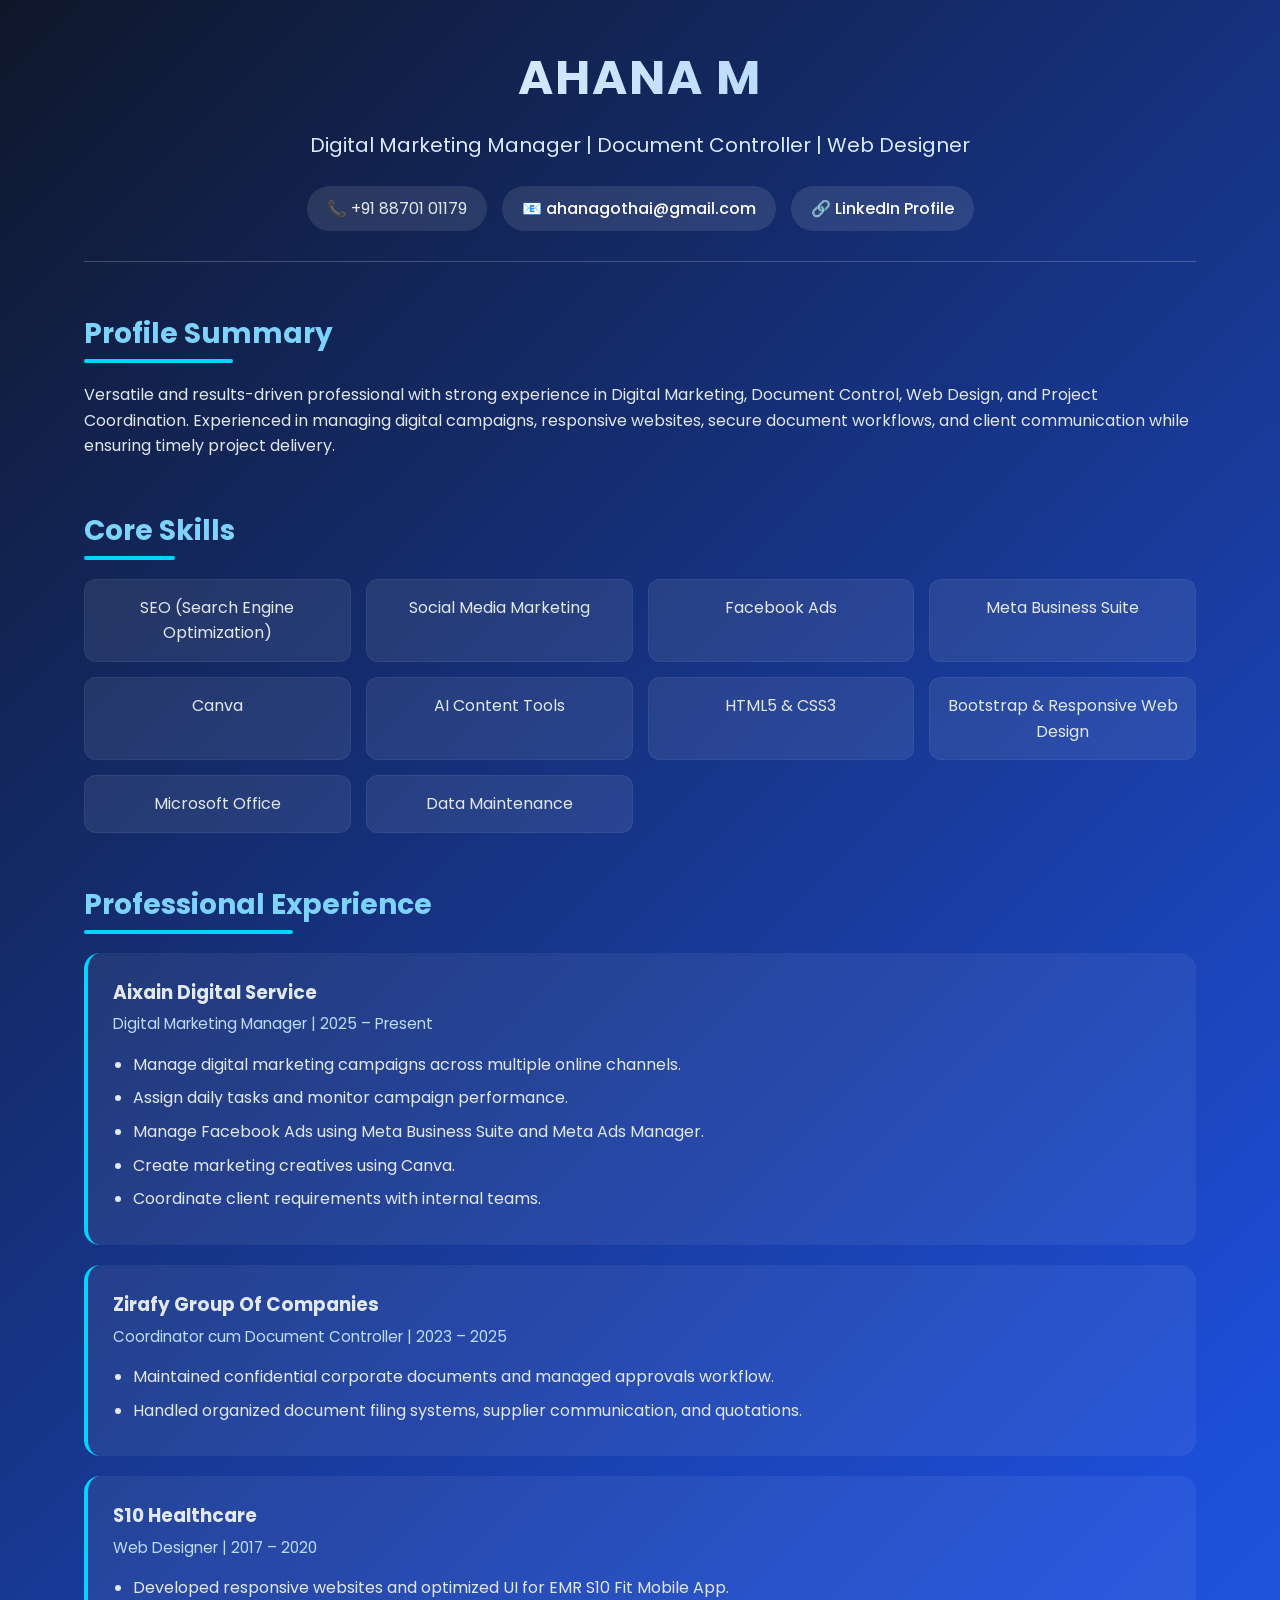
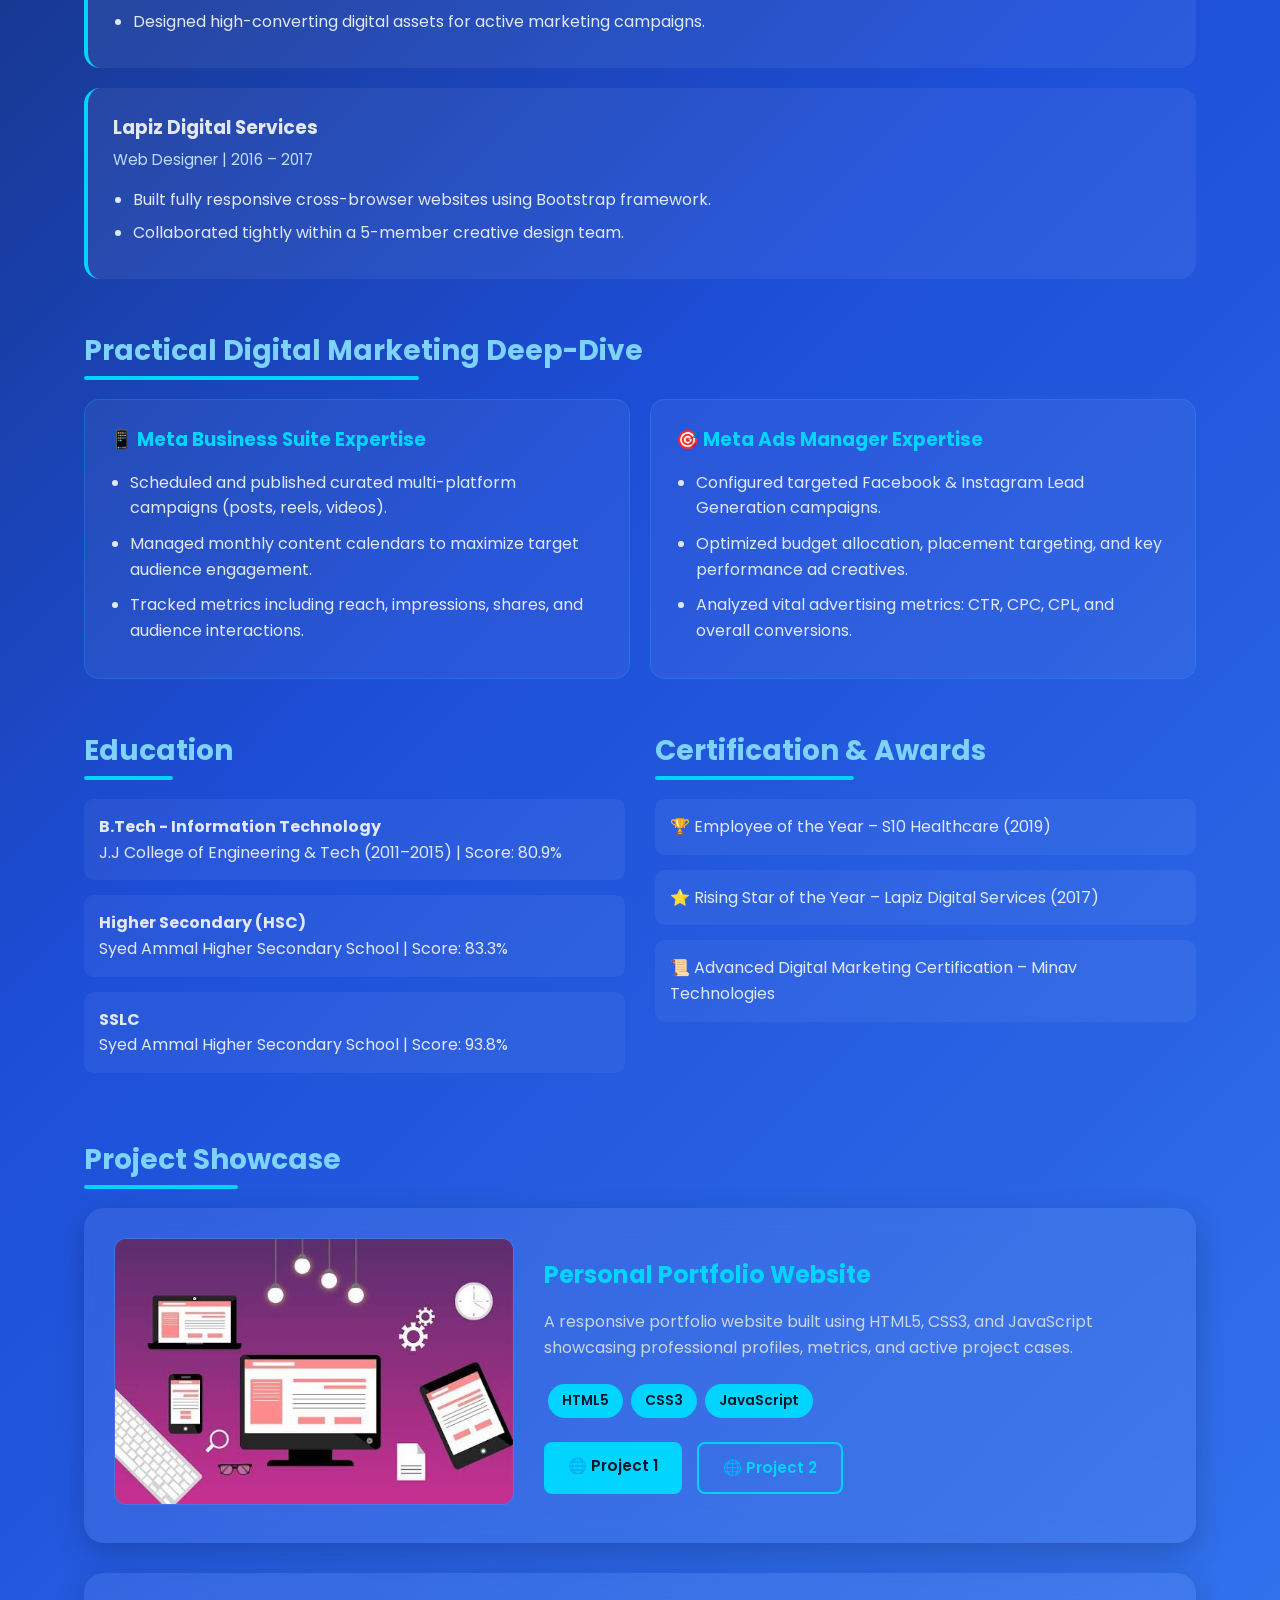
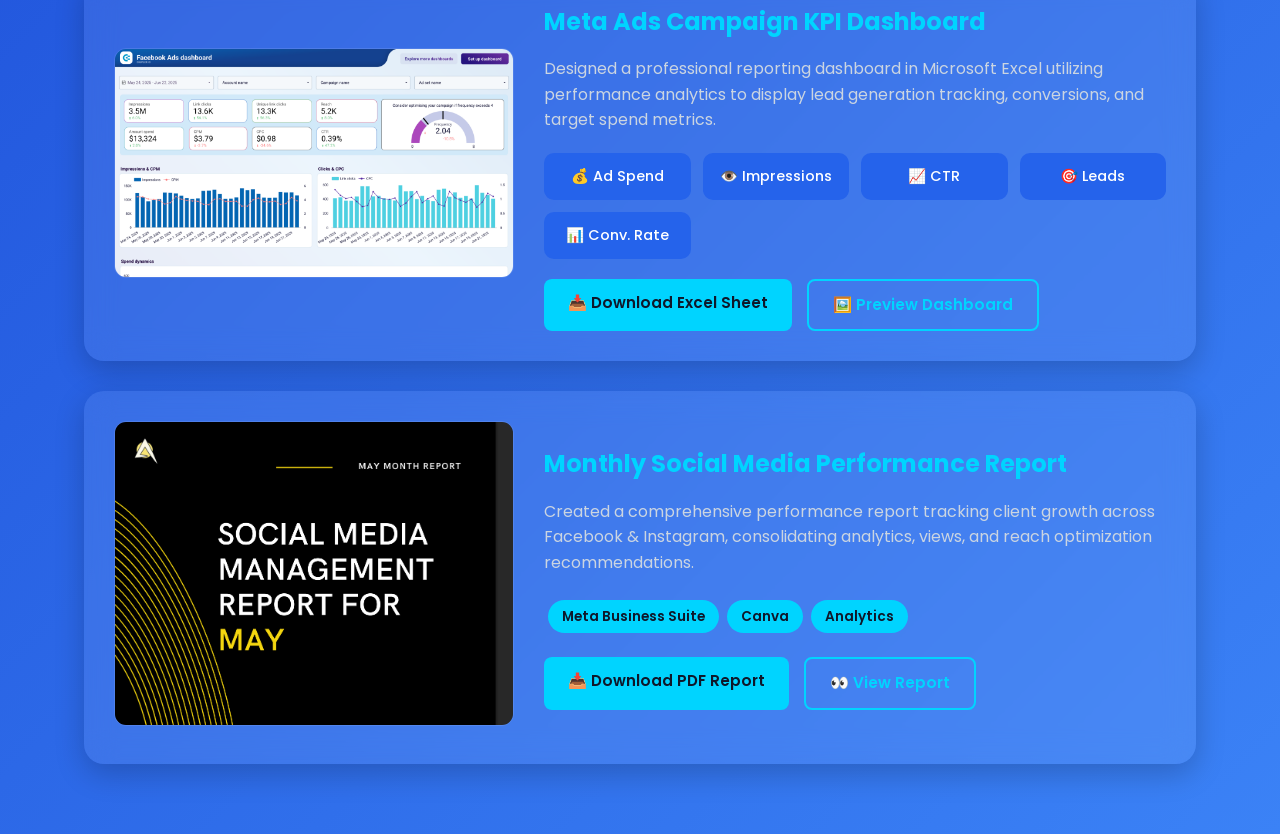
<file: index.html>
<!DOCTYPE html>
<html lang="en">
<head>
    <meta charset="UTF-8">
    <meta name="viewport" content="width=device-width, initial-scale=1.0">
    <title>Ahana M | Resume</title>
    <link rel="stylesheet" href="style.css">
</head>
<body>

<div class="container">

    <header>
        <h1>AHANA M</h1>
        <h3>Digital Marketing Manager | Document Controller | Web Designer</h3>
        <div class="contact">
            <p>📞 +91 88701 01179</p>
            <p>📧 <a href="mailto:ahanagothai@gmail.com">ahanagothai@gmail.com</a></p>
            <p>🔗 <a href="https://www.linkedin.com/in/ahana-gothai-65563a107/" target="_blank">LinkedIn Profile</a></p>
        </div>
    </header>

    <main>
        <!-- Profile Summary -->
        <section class="resume-section">
            <h2>Profile Summary</h2>
            <p>
                Versatile and results-driven professional with strong experience in Digital Marketing,
                Document Control, Web Design, and Project Coordination. Experienced in managing
                digital campaigns, responsive websites, secure document workflows, and client
                communication while ensuring timely project delivery.
            </p>
        </section>

        <!-- Core Skills -->
        <section class="resume-section">
            <h2>Core Skills</h2>
            <ul class="skills-grid">
                <li>SEO (Search Engine Optimization)</li>
                <li>Social Media Marketing</li>
                <li>Facebook Ads</li>
                <li>Meta Business Suite</li>
                <li>Canva</li>
                <li>AI Content Tools</li>
                <li>HTML5 &amp; CSS3</li>
                <li>Bootstrap &amp; Responsive Web Design</li>
                <li>Microsoft Office</li>
                <li>Data Maintenance</li>
            </ul>
        </section>

        <!-- Professional Experience -->
        <section class="resume-section">
            <h2>Professional Experience</h2>

            <div class="job-card">
                <h3>Aixain Digital Service</h3>
                <span class="job-timeline">Digital Marketing Manager | 2025 – Present</span>
                <ul class="job-desc">
                    <li>Manage digital marketing campaigns across multiple online channels.</li>
                    <li>Assign daily tasks and monitor campaign performance.</li>
                    <li>Manage Facebook Ads using Meta Business Suite and Meta Ads Manager.</li>
                    <li>Create marketing creatives using Canva.</li>
                    <li>Coordinate client requirements with internal teams.</li>
                </ul>
            </div>

            <div class="job-card">
                <h3>Zirafy Group Of Companies</h3>
                <span class="job-timeline">Coordinator cum Document Controller | 2023 – 2025</span>
                <ul class="job-desc">
                    <li>Maintained confidential corporate documents and managed approvals workflow.</li>
                    <li>Handled organized document filing systems, supplier communication, and quotations.</li>
                </ul>
            </div>

            <div class="job-card">
                <h3>S10 Healthcare</h3>
                <span class="job-timeline">Web Designer | 2017 – 2020</span>
                <ul class="job-desc">
                    <li>Developed responsive websites and optimized UI for EMR S10 Fit Mobile App.</li>
                    <li>Designed high-converting digital assets for active marketing campaigns.</li>
                </ul>
            </div>

            <div class="job-card">
                <h3>Lapiz Digital Services</h3>
                <span class="job-timeline">Web Designer | 2016 – 2017</span>
                <ul class="job-desc">
                    <li>Built fully responsive cross-browser websites using Bootstrap framework.</li>
                    <li>Collaborated tightly within a 5-member creative design team.</li>
                </ul>
            </div>
        </section>

        <!-- Practical Digital Marketing Experience Details -->
        <section class="resume-section">
            <h2>Practical Digital Marketing Deep-Dive</h2>
            <div class="experience-showcase">
                <div class="showcase-box">
                    <h3>📱 Meta Business Suite Expertise</h3>
                    <ul>
                        <li>Scheduled and published curated multi-platform campaigns (posts, reels, videos).</li>
                        <li>Managed monthly content calendars to maximize target audience engagement.</li>
                        <li>Tracked metrics including reach, impressions, shares, and audience interactions.</li>
                    </ul>
                </div>

                <div class="showcase-box">
                    <h3>🎯 Meta Ads Manager Expertise</h3>
                    <ul>
                        <li>Configured targeted Facebook &amp; Instagram Lead Generation campaigns.</li>
                        <li>Optimized budget allocation, placement targeting, and key performance ad creatives.</li>
                        <li>Analyzed vital advertising metrics: CTR, CPC, CPL, and overall conversions.</li>
                    </ul>
                </div>
            </div>
        </section>

        <!-- Education, Certifications & Awards Group -->
        <div class="stats-layout">
            <section class="resume-section">
                <h2>Education</h2>
                <ul class="generic-list">
                    <li><strong>B.Tech - Information Technology</strong><br>J.J College of Engineering &amp; Tech (2011–2015) | Score: 80.9%</li>
                    <li><strong>Higher Secondary (HSC)</strong><br>Syed Ammal Higher Secondary School | Score: 83.3%</li>
                    <li><strong>SSLC</strong><br>Syed Ammal Higher Secondary School | Score: 93.8%</li>
                </ul>
            </section>

            <section class="resume-section">
                <h2>Certification &amp; Awards</h2>
                <ul class="generic-list">
                    <li>🏆 Employee of the Year – S10 Healthcare (2019)</li>
                    <li>⭐ Rising Star of the Year – Lapiz Digital Services (2017)</li>
                    <li>📜 Advanced Digital Marketing Certification – Minav Technologies</li>
                </ul>
            </section>
        </div>

        <!-- Project Showcase Section -->
        <section class="resume-section">
            <h2>Project Showcase</h2>

            <!-- Project 1 -->
            <div class="project-card">
                <div class="project-image">
                    <img src="images/website1.jpg" alt="Portfolio Website">
                </div>
                <div class="project-content">
                    <h3>Personal Portfolio Website</h3>
                    <p>A responsive portfolio website built using HTML5, CSS3, and JavaScript showcasing professional profiles, metrics, and active project cases.</p>
                    <div class="tags">
                        <span>HTML5</span><span>CSS3</span><span>JavaScript</span>
                    </div>
                    <div class="buttons">
                        <a href="https://www.lapizdigital.com/" target="_blank" class="btn">🌐 Project 1</a>
                        <a href="https://www.s10health.com/" target="_blank" class="btn-outline">🌐 Project 2</a>
                    </div>
                </div>
            </div>

            <!-- Project 2 -->
            <div class="project-card">
                <div class="project-image">
                    <img src="images/meta.png" alt="Meta Ads Dashboard">
                </div>
                <div class="project-content">
                    <h3>Meta Ads Campaign KPI Dashboard</h3>
                    <p>Designed a professional reporting dashboard in Microsoft Excel utilizing performance analytics to display lead generation tracking, conversions, and target spend metrics.</p>
                    
                    <div class="feature-grid">
                        <div class="feature-card">💰 Ad Spend</div>
                        <div class="feature-card">👁️ Impressions</div>
                        <div class="feature-card">📈 CTR</div>
                        <div class="feature-card">🎯 Leads</div>
                        <div class="feature-card">📊 Conv. Rate</div>
                    </div>

                    <div class="buttons">
                        <a href="assets/meta_ad_KPI.xlsx" download class="btn">📥 Download Excel Sheet</a>
                        <a href="images/meta_conversion.png" target="_blank" class="btn-outline">🖼️ Preview Dashboard</a>
                    </div>
                </div>
            </div>

            <!-- Project 3 -->
            <div class="project-card">
                <div class="project-image">
                    <img src="images/SMMPreview.png" alt="Social Media Report">
                </div>
                <div class="project-content">
                    <h3>Monthly Social Media Performance Report</h3>
                    <p>Created a comprehensive performance report tracking client growth across Facebook &amp; Instagram, consolidating analytics, views, and reach optimization recommendations.</p>
                    <div class="tags">
                        <span>Meta Business Suite</span><span>Canva</span><span>Analytics</span>
                    </div>
                    <div class="buttons">
                        <a href="assets/Muthappa May_SMM_Report.pdf.pdf" download class="btn">📥 Download PDF Report</a>
                        <a href="assets/Muthappa May_SMM_Report.pdf.pdf" target="_blank" class="btn-outline">👀 View Report</a>
                    </div>
                </div>
            </div>
        </section>
    </main>
</div>

</body>
</html>
</file>
<file: style.css>
/* Google Font Integration */
@import url('https://fonts.googleapis.com/css2?family=Poppins:wght@300;400;500;600;700;800&display=swap');

/* Global Reset & Base Variables */
*{
    margin: 0;
    padding: 0;
    box-sizing: border-box;
}

body{
    font-family: 'Poppins', sans-serif;
    background: linear-gradient(135deg, #0f172a, #1d4ed8, #3b82f6);
    color: #e2e8f0;
    min-height: 100vh;
    line-height: 1.6;
    overflow-x: hidden;
}

.container{
    width: 90%;
    max-width: 1200px;
    margin: auto;
    padding: 40px 20px;
}

/* Header Styles */
header{
    text-align: center;
    padding-bottom: 30px;
    border-bottom: 1px solid rgba(255, 255, 255, 0.2);
    margin-bottom: 40px;
}

header h1{
    font-size: 3rem;
    font-weight: 700;
    letter-spacing: 2px;
    background: linear-gradient(to right, #ffffff, #93c5fd);
    -webkit-background-clip: text;
    -webkit-text-fill-color: transparent;
}

header h3{
    margin-top: 12px;
    font-weight: 400;
    color: #dbeafe;
    font-size: 1.25rem;
}

.contact{
    display: flex;
    justify-content: center;
    flex-wrap: wrap;
    gap: 15px;
    margin-top: 25px;
}

.contact p{
    background: rgba(255, 255, 255, 0.1);
    padding: 10px 20px;
    border-radius: 30px;
    transition: 0.3s ease;
}

.contact p:hover{
    background: #2563eb;
    transform: translateY(-3px);
}

.contact a{
    color: #fff;
    text-decoration: none;
    font-weight: 500;
}

/* Section Typographies */
.resume-section{
    margin-top: 50px;
}

.resume-section h2{
    color: #7dd3fc;
    font-size: 1.75rem;
    margin-bottom: 25px;
    position: relative;
    display: inline-block;
}

.resume-section h2::after{
    content: "";
    width: 60%;
    height: 4px;
    background: #00d4ff;
    position: absolute;
    bottom: -6px;
    left: 0;
    border-radius: 10px;
}

/* Custom Component Layout Grids */
.skills-grid{
    list-style: none;
    display: grid;
    grid-template-columns: repeat(auto-fill, minmax(220px, 1fr));
    gap: 15px;
}

.skills-grid li{
    background: rgba(255, 255, 255, 0.08);
    padding: 15px;
    border-radius: 12px;
    text-align: center;
    transition: 0.3s;
    border: 1px solid rgba(255, 255, 255, 0.05);
}

.skills-grid li:hover{
    transform: translateY(-4px);
    background: #2563eb;
}

/* Job Cards styling */
.job-card{
    background: rgba(255, 255, 255, 0.06);
    padding: 25px;
    border-radius: 16px;
    margin-bottom: 20px;
    transition: 0.3s ease;
    border-left: 4px solid #00d4ff;
}

.job-card:hover{
    background: rgba(255, 255, 255, 0.12);
    transform: translateY(-2px);
}

.job-timeline{
    display: block;
    color: #bfdbfe;
    margin: 5px 0 15px 0;
    font-size: 0.95rem;
}

.job-desc{
    list-style-type: disc;
    padding-left: 20px;
}

.job-desc li{
    margin-bottom: 8px;
}

/* Marketing Experience Showcase Panels */
.experience-showcase{
    display: grid;
    grid-template-columns: 1fr 1fr;
    gap: 20px;
}

.showcase-box{
    background: rgba(255, 255, 255, 0.05);
    padding: 25px;
    border-radius: 15px;
    border: 1px solid rgba(0, 212, 255, 0.2);
}

.showcase-box h3{
    color: #00d4ff;
    margin-bottom: 15px;
}

.showcase-box ul{
    padding-left: 20px;
}

.showcase-box li{
    margin-bottom: 10px;
}

/* Split Column Layout Helper */
.stats-layout{
    display: grid;
    grid-template-columns: 1fr 1fr;
    gap: 30px;
}

.generic-list{
    list-style: none;
}

.generic-list li{
    background: rgba(255, 255, 255, 0.05);
    padding: 15px;
    border-radius: 10px;
    margin-bottom: 15px;
}

/* Standardized Project Component Styles */
.project-card{
    display: flex;
    gap: 30px;
    background: rgba(255, 255, 255, 0.08);
    backdrop-filter: blur(15px);
    border-radius: 20px;
    padding: 30px;
    margin-bottom: 30px;
    box-shadow: 0 10px 30px rgba(0,0,0,0.2);
    align-items: center;
}

.project-image{
    flex: 1;
    min-width: 280px;
    max-width: 400px;
}

.project-image img{
    width: 100%;
    border-radius: 12px;
    object-fit: cover;
    border: 1px solid rgba(255, 255, 255, 0.1);
}

.project-content{
    flex: 1.5;
    min-width: 280px;
}

.project-content h3{
    color: #00d4ff;
    font-size: 1.5rem;
    margin-bottom: 15px;
}

.project-content p{
    margin-bottom: 20px;
    color: #cbd5e1;
}

/* Global Grid System for Features Inside Cards */
.feature-grid{
    display: grid;
    grid-template-columns: repeat(auto-fit, minmax(130px, 1fr));
    gap: 12px;
    margin: 20px 0;
}

.feature-card{
    background: #2563eb;
    color: white;
    text-align: center;
    padding: 12px;
    border-radius: 10px;
    font-size: 0.9rem;
    font-weight: 500;
}

/* Tags and Pills Layout */
.tags{
    margin: 15px 0;
}

.tags span{
    display: inline-block;
    background: #00d4ff;
    color: #0f172a;
    padding: 6px 14px;
    margin: 4px;
    border-radius: 20px;
    font-weight: 600;
    font-size: 0.85rem;
}

/* Button Component Utilities */
.buttons{
    display: flex;
    gap: 15px;
    flex-wrap: wrap;
    margin-top: 20px;
}

.btn, .btn-outline{
    display: inline-block;
    padding: 12px 24px;
    text-decoration: none;
    border-radius: 8px;
    font-weight: 600;
    text-align: center;
    transition: 0.3s ease;
    font-size: 0.95rem;
    cursor: pointer;
}

.btn{
    background: #00d4ff;
    color: #0f172a;
}

.btn:hover{
    background: #38bdf8;
    transform: translateY(-2px);
}

.btn-outline{
    border: 2px solid #00d4ff;
    color: #00d4ff;
    background: transparent;
}

.btn-outline:hover{
    background: #00d4ff;
    color: #0f172a;
    transform: translateY(-2px);
}

/* ==========================================================
   Responsive Viewport Breakthroughs (Media Queries)
========================================================== */

@media (max-width: 992px) {
    .project-card {
        flex-direction: column;
        align-items: stretch;
    }
    
    .project-image {
        max-width: 100%;
        margin: auto;
    }
    
    .experience-showcase, .stats-layout {
        grid-template-columns: 1fr;
    }
}

@media (max-width: 768px) {
    header h1 {
        font-size: 2.25rem;
    }
    
    .container {
        width: 95%;
        padding: 20px 10px;
    }

    .contact p {
        width: 100%;
        text-align: center;
    }
    
    .buttons .btn, .buttons .btn-outline {
        width: 100%;
    }
}

@media (max-width: 480px) {
    header h1 {
        font-size: 1.85rem;
    }
    
    header h3 {
        font-size: 1rem;
    }

    .resume-section h2 {
        font-size: 1.4rem;
    }
    
    .feature-grid {
        grid-template-columns: repeat(2, 1fr);
    }
}
</file>
